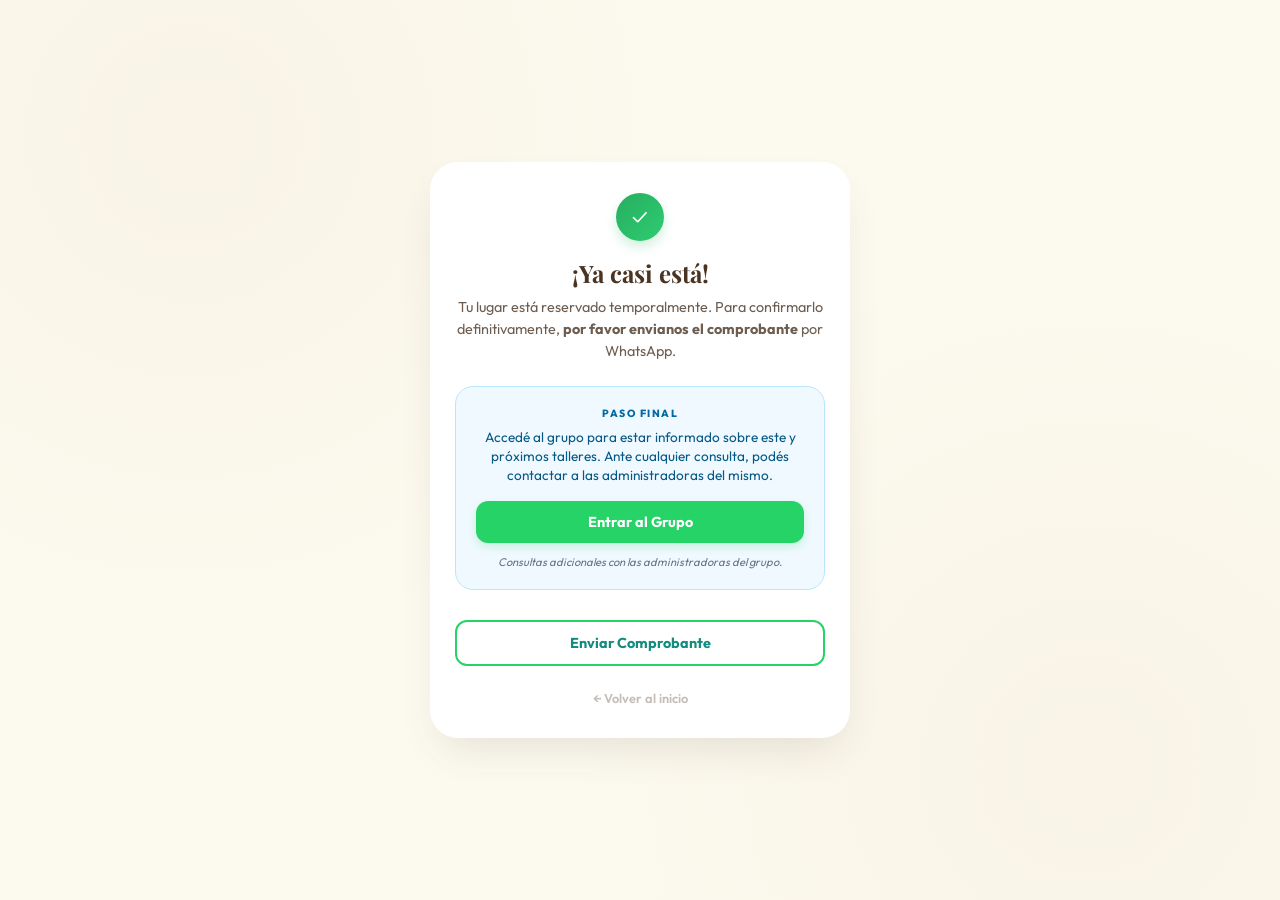
<file: gracias.html>
<!DOCTYPE html>
<html lang="es">
<head>
    <meta charset="UTF-8">
    <meta name="viewport" content="width=device-width, initial-scale=1.0">
    <title>¡Gracias! | BlancSucre Patissier</title>
    <link rel="icon" type="image/png" href="favicon.png">
    <link href="https://fonts.googleapis.com/css2?family=Outfit:wght@300;400;600;800&family=Playfair+Display:ital,wght@0,400;0,700;1,700&display=swap" rel="stylesheet">

    <!-- Meta Pixel Code -->
    <script>
        function getExternalId() {
            let extId = localStorage.getItem('_external_id');
            if (!extId) {
                extId = 'anon_' + Math.floor(Date.now() / 1000) + '_' + Math.random().toString(36).substring(2, 15);
                localStorage.setItem('_external_id', extId);
            }
            return extId;
        }
        !function(f,b,e,v,n,t,s)
        {if(f.fbq)return;n=f.fbq=function(){n.callMethod?
        n.callMethod.apply(n,arguments):n.queue.push(arguments)};
        if(!f._fbq)f._fbq=n;n.push=n;n.loaded=!0;n.version='2.0';
        n.queue=[];t=b.createElement(e);t.async=!0;
        t.src=v;s=b.getElementsByTagName(e)[0];
        s.parentNode.insertBefore(t,s)}(window, document,'script',
        'https://connect.facebook.net/en_US/fbevents.js');
        fbq('init', '996195842979937', { external_id: getExternalId() });
        fbq('init', '668514569606718', { external_id: getExternalId() });
        fbq('track', 'PageView');
    </script>
    <noscript><img height="1" width="1" style="display:none" src="https://www.facebook.com/tr?id=668514569606718&ev=PageView&noscript=1"/></noscript>
    <!-- End Meta Pixel Code -->
    <style>
        :root {
            --primary: #4A3320;
            --accent: #B0743E;
            --bg-warm: #FCFAEF;
            --text-main: #2D1E12;
            --text-light: #6D5D50;
            --success: #27ae60;
        }
        * { margin: 0; padding: 0; box-sizing: border-box; }
        body {
            font-family: 'Outfit', sans-serif;
            background-color: var(--bg-warm);
            background-image: radial-gradient(circle at 15% 15%, rgba(176, 116, 62, 0.05) 0%, transparent 40%),
                              radial-gradient(circle at 85% 85%, rgba(176, 116, 62, 0.05) 0%, transparent 40%);
            color: var(--text-main);
            min-height: 100vh;
            display: flex;
            align-items: center;
            justify-content: center;
            padding: 15px;
        }
        .gracias-card {
            background: rgba(255, 255, 255, 0.98);
            width: 100%;
            max-width: 420px;
            padding: 30px 24px;
            border-radius: 28px;
            box-shadow: 0 20px 40px -10px rgba(74, 51, 32, 0.12);
            text-align: center;
            border: 1px solid rgba(255, 255, 255, 0.7);
            animation: slideUp 0.7s cubic-bezier(0.16, 1, 0.3, 1) both;
        }
        @keyframes slideUp {
            from { opacity: 0; transform: translateY(30px); }
            to { opacity: 1; transform: translateY(0); }
        }
        .check-circle {
            width: 48px; height: 48px;
            background: linear-gradient(135deg, var(--success), #2ecc71);
            color: white;
            border-radius: 50%;
            display: flex; align-items: center; justify-content: center;
            font-size: 1.25rem;
            box-shadow: 0 6px 12px rgba(39, 174, 96, 0.2);
            margin: 0 auto 18px;
        }
        h1 {
            font-family: 'Playfair Display', serif;
            font-size: 1.5rem;
            margin-bottom: 10px;
            color: var(--primary);
            font-weight: 700;
            line-height: 1.2;
        }
        p.intro {
            font-size: 0.9rem;
            color: var(--text-light);
            line-height: 1.5;
            margin-bottom: 24px;
        }
        .group-box {
            background: #F0F9FF;
            border: 1px solid #BAE6FD;
            padding: 20px;
            border-radius: 18px;
            margin-bottom: 20px;
            text-align: center;
        }
        .group-box h2 {
            font-size: 0.65rem;
            text-transform: uppercase;
            letter-spacing: 1.5px;
            color: #0369A1;
            margin-bottom: 8px;
            font-weight: 800;
        }
        .group-box p {
            font-size: 0.85rem;
            line-height: 1.4;
            color: #075985;
            margin-bottom: 16px;
        }
        .btn {
            display: inline-flex;
            align-items: center;
            justify-content: center;
            gap: 8px;
            width: 100%;
            padding: 12px 18px;
            border-radius: 12px;
            text-decoration: none;
            font-weight: 700;
            font-size: 0.9rem;
            transition: 0.2s cubic-bezier(0.16, 1, 0.3, 1);
            border: none;
            cursor: pointer;
        }
        .btn-wa {
            background: #25D366;
            color: white;
            box-shadow: 0 4px 10px rgba(37, 211, 102, 0.2);
        }
        .btn-wa:hover { 
            background: #128C7E;
            transform: scale(1.01);
        }
        
        .btn-outline {
            background: white;
            border: 2px solid #25D366;
            color: #128C7E;
            margin-top: 10px;
        }
        .btn-outline:hover { background: #F0FDF4; }

        .admin-note {
            font-size: 0.7rem;
            color: #64748B;
            margin-top: 12px;
            display: block;
            font-style: italic;
        }

        .back-home {
            margin-top: 24px;
            display: inline-block;
            color: var(--text-light);
            text-decoration: none;
            font-size: 0.8rem;
            font-weight: 600;
            opacity: 0.4;
            transition: 0.3s;
        }
        .back-home:hover { opacity: 0.8; color: var(--accent); }

        @media (max-width: 400px) {
            .gracias-card { padding: 24px 20px; }
            h1 { font-size: 1.4rem; }
            p.intro { font-size: 0.85rem; }
        }
    </style>
</head>
<body>

    <div class="gracias-card">
        <div class="check-circle">✓</div>
        <h1 id="main-h1">¡Ya casi está!</h1>
        <p class="intro" id="main-p">Tu lugar está reservado temporalmente. Para confirmarlo definitivamente, <strong>por favor envianos el comprobante</strong> por WhatsApp.</p>
        
        <div class="group-box" id="thanks-cta-box">
            <h2>Paso Final</h2>
            <p id="cta-p">Accedé al grupo para estar informado sobre este y próximos talleres. Ante cualquier consulta, podés contactar a las administradoras del mismo.</p>
            <a href="https://chat.whatsapp.com/BGKuvkzAdYX62bUxhJRLMe?mode=gi_t" class="btn btn-wa" id="main-action-btn">
                Entrar al Grupo
            </a>
            <span class="admin-note">Consultas adicionales con las administradoras del grupo.</span>
        </div>

        <div id="transfer-section">
            <a href="#" id="wa-comprobante-btn" class="btn btn-outline">
                Enviar Comprobante
            </a>
        </div>

        <a href="index.html" class="back-home">← Volver al inicio</a>
    </div>

    <script>
        function capiPurchase(value, isCombo) {
            const timeNow = Math.floor(Date.now() / 1000);
            const eventId = 'evt_' + timeNow + '_' + Math.random().toString(36).slice(2, 11);
            const getOrSetFbp = () => { const m = document.cookie.match(new RegExp('(^| )_fbp=([^;]+)')); if (m) return m[2]; const v = `fb.1.${Date.now()}.${Math.round(Math.random()*10000000000)}`; const d = new Date(); d.setTime(d.getTime()+90*24*60*60*1000); document.cookie=`_fbp=${v};expires=${d.toUTCString()};path=/`; return v; };
            const getOrSetFbc = () => { const m = document.cookie.match(new RegExp('(^| )_fbc=([^;]+)')); if (m) return m[2]; const fbclid = new URLSearchParams(window.location.search).get('fbclid'); if (fbclid) { const v = `fb.1.${Date.now()}.${fbclid}`; const d = new Date(); d.setTime(d.getTime()+90*24*60*60*1000); document.cookie=`_fbc=${v};expires=${d.toUTCString()};path=/`; return v; } return null; };
            let extId = localStorage.getItem('_external_id');
            if (!extId) { extId = 'anon_' + timeNow + '_' + Math.random().toString(36).substring(2,15); localStorage.setItem('_external_id', extId); }
            const fbp = getOrSetFbp(); const fbc = getOrSetFbc();
            const userData = { client_user_agent: navigator.userAgent, external_id: extId };
            if (fbp) userData.fbp = fbp;
            if (fbc) userData.fbc = fbc;
            try {
                const saved = JSON.parse(localStorage.getItem('user_data') || '{}');
                if (saved.email) userData.em = saved.email;
                if (saved.phone) userData.ph = saved.phone;
                if (saved.fname) userData.fn = saved.fname;
                if (saved.lname) userData.ln = saved.lname;
            } catch(e) {}
            const customData = { currency: 'UYU', value: value, num_items: 1, content_type: 'product', content_ids: [isCombo ? 'combo_alfajores_choco_2026' : 'masterclass_alfajores_2026'], content_name: isCombo ? 'Combo Alfajores + Chocolatería' : 'Masterclass Alfajores Rentables' };
            const payload = { data: [{ event_name: 'Purchase', event_time: timeNow, action_source: 'website', event_id: eventId, event_source_url: window.location.href, user_data: userData, custom_data: customData }] };
            const testCode = new URLSearchParams(window.location.search).get('test_event_code');
            if (testCode) payload.test_event_code = testCode;
            fetch('/api/meta-capi', { method: 'POST', headers: { 'Content-Type': 'application/json' }, body: JSON.stringify(payload) }).catch(() => {});
        }

        function updateUI() {
            const params = new URLSearchParams(window.location.search);
            const method = params.get('method');
            const plan = params.get('plan') || 'Taller';
            const isCombo = plan.includes('COMBO');

            // Recuperar datos del usuario
            let userData = { fname: 'Participante', lname: '', email: '-', phone: '-', cert: 'Digital' };
            try {
                const saved = localStorage.getItem('user_data');
                if(saved) userData = JSON.parse(saved);
            } catch(e) {}

            const waBase = "https://wa.me/59898058264?text=";

            if (method === 'card') {
                document.getElementById('main-h1').textContent = '¡Inscripción Exitosa!';
                document.getElementById('main-p').innerHTML = `¡Felicidades <strong>${userData.fname}</strong>! Ya aseguraste tu lugar. Te esperamos para aprender todos los secretos del taller.`;

                // Disparar Purchase automáticamente al cargar la página (pago con tarjeta = confirmado)
                if (!sessionStorage.getItem('_purchase_fired')) {
                    sessionStorage.setItem('_purchase_fired', '1');
                    const saleValue = isCombo ? 5440 : 3200;
                    const autoEventId = 'evt_' + Math.floor(Date.now()/1000) + '_card_auto';
                    if (typeof fbq !== 'undefined') fbq('track', 'Purchase', { currency: 'UYU', value: saleValue }, { eventID: autoEventId });
                    capiPurchase(saleValue, isCombo);
                }

                // Botón principal de confirmar asistencia para tarjetas
                const mainBtn = document.getElementById('main-action-btn');
                mainBtn.textContent = "Confirmar Asistencia";
                mainBtn.onclick = function(e) {
                    e.preventDefault();
                    const saleValue = isCombo ? 5440 : 3200;
                    const msg = encodeURIComponent(`¡Hola! Soy ${userData.fname} ${userData.lname}. Acabo de realizar el pago por Tarjeta para el ${plan}. Mi correo es ${userData.email}, mi tel es ${userData.phone} y prefiero mi CERTIFICADO: ${userData.cert}. ¡Confirmame la recepción!`);
                    window.open(waBase + msg, '_blank');
                    setTimeout(() => {
                        window.location.href = "https://chat.whatsapp.com/BGKuvkzAdYX62bUxhJRLMe?mode=gi_t";
                    }, 2000);
                };

                document.getElementById('transfer-section').style.display = 'none';
            } else {
                // Caso Transferencia
                const comprobanteBtn = document.getElementById('wa-comprobante-btn');
                const msgTransfer = encodeURIComponent(`Hola! Soy ${userData.fname} ${userData.lname}. Acabo de realizar la transferencia para el ${plan}. Mi correo: ${userData.email}, mi tel es ${userData.phone} y prefiero mi CERTIFICADO: ${userData.cert}. Adjunto comprobante.`);
                comprobanteBtn.href = waBase + msgTransfer;

                comprobanteBtn.onclick = function() {
                    const saleValue = isCombo ? 4930 : 2900;
                    if (typeof fbq !== 'undefined') fbq('track', 'Purchase', { currency: 'UYU', value: saleValue }, { eventID: 'evt_' + Math.floor(Date.now()/1000) + '_transfer' });
                    capiPurchase(saleValue, isCombo);
                };
            }
        }
        window.addEventListener('load', updateUI);
    </script>
</body>
</html>
</file>
